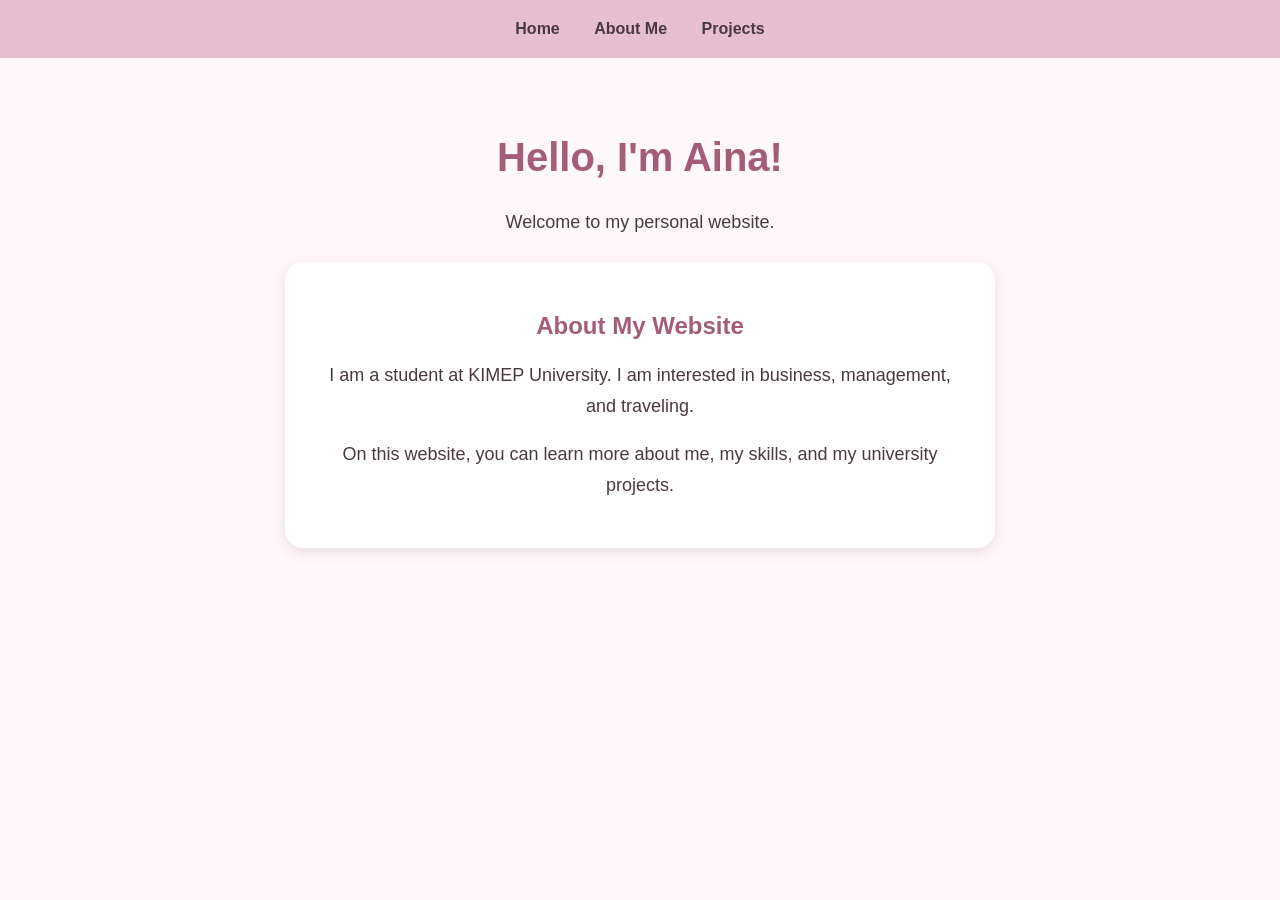
<file: index.html>
<!DOCTYPE html>
<html lang="en">
<head>
  <meta charset="UTF-8">
  <meta name="viewport" content="width=device-width, initial-scale=1.0">
  <title>Aina | Personal Website</title>
  <link rel="stylesheet" href="style.css">
</head>
<body>
  <nav>
    <a href="index.html">Home</a>
    <a href="about.html">About Me</a>
    <a href="projects.html">Projects</a>
  </nav>

  <main>
    <h1>Hello, I'm Aina!</h1>
    <p>Welcome to my personal website.</p>

    <div class="card">
      <h2>About My Website</h2>
      <p>
        I am a student at KIMEP University.
        I am interested in business, management,
        and traveling.
      </p>
      <p>
        On this website, you can learn more
        about me, my skills, and my university
        projects.
      </p>
    </div>
  </main>
</body>
</html>
</file>
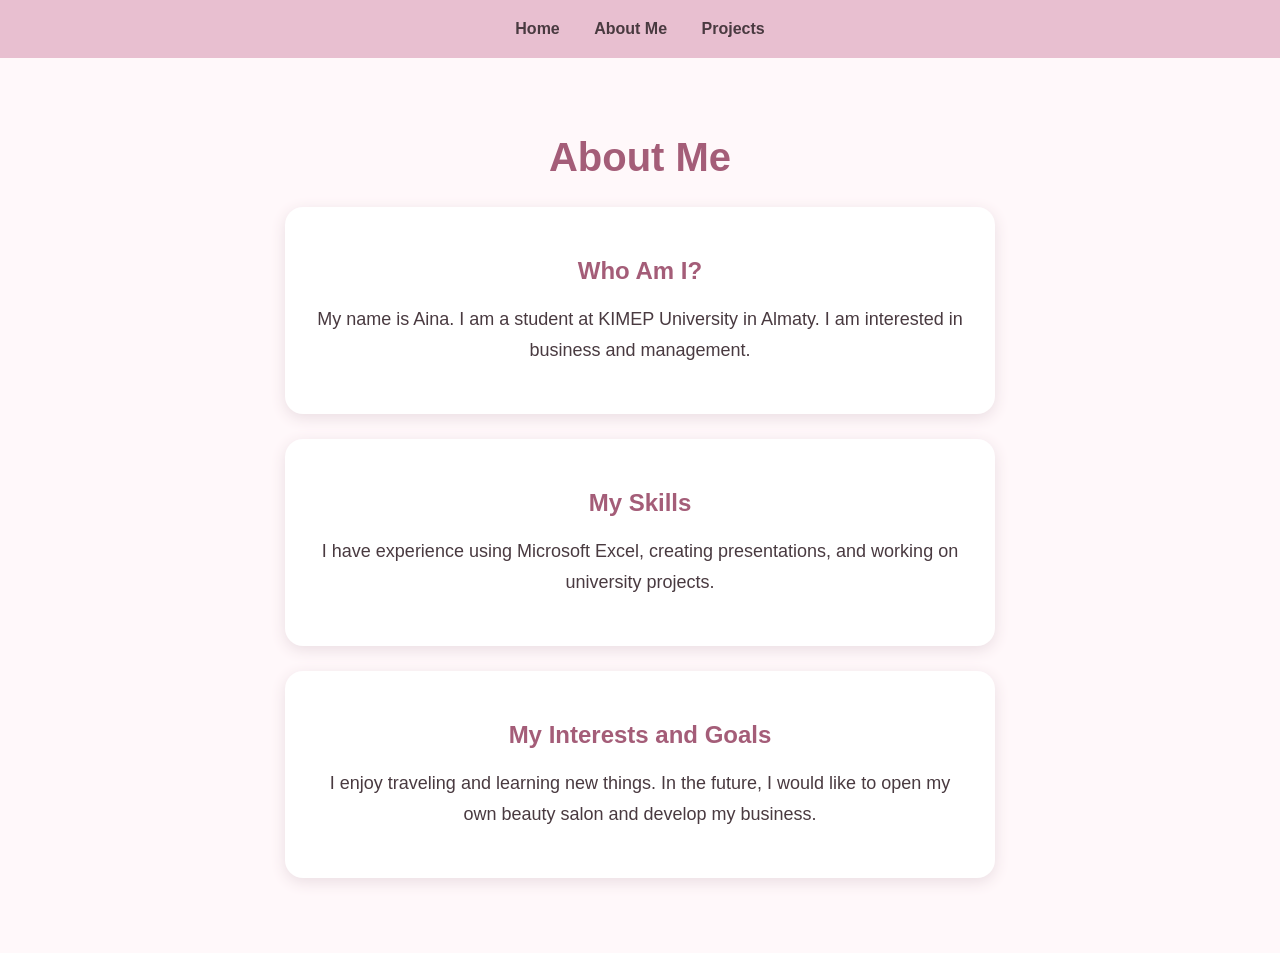
<file: about.html>
<!DOCTYPE html>
<html lang="en">
<head>
  <meta charset="UTF-8">
  <meta name="viewport" content="width=device-width, initial-scale=1.0">
  <title>About Me | Aina</title>
  <link rel="stylesheet" href="style.css">
</head>
<body>
  <nav>
    <a href="index.html">Home</a>
    <a href="about.html">About Me</a>
    <a href="projects.html">Projects</a>
  </nav>

  <main>
    <h1>About Me</h1>

    <div class="card">
      <h2>Who Am I?</h2>
      <p>My name is Aina. I am a student at KIMEP University in Almaty. I am interested in business and management.</p>
    </div>

    <div class="card">
      <h2>My Skills</h2>
      <p>I have experience using Microsoft Excel, creating presentations, and working on university projects.</p>
    </div>

    <div class="card">
      <h2>My Interests and Goals</h2>
      <p>I enjoy traveling and learning new things. In the future, I would like to open my own beauty salon and develop my business.</p>
    </div>
  </main>
</body>
</html>
</file>
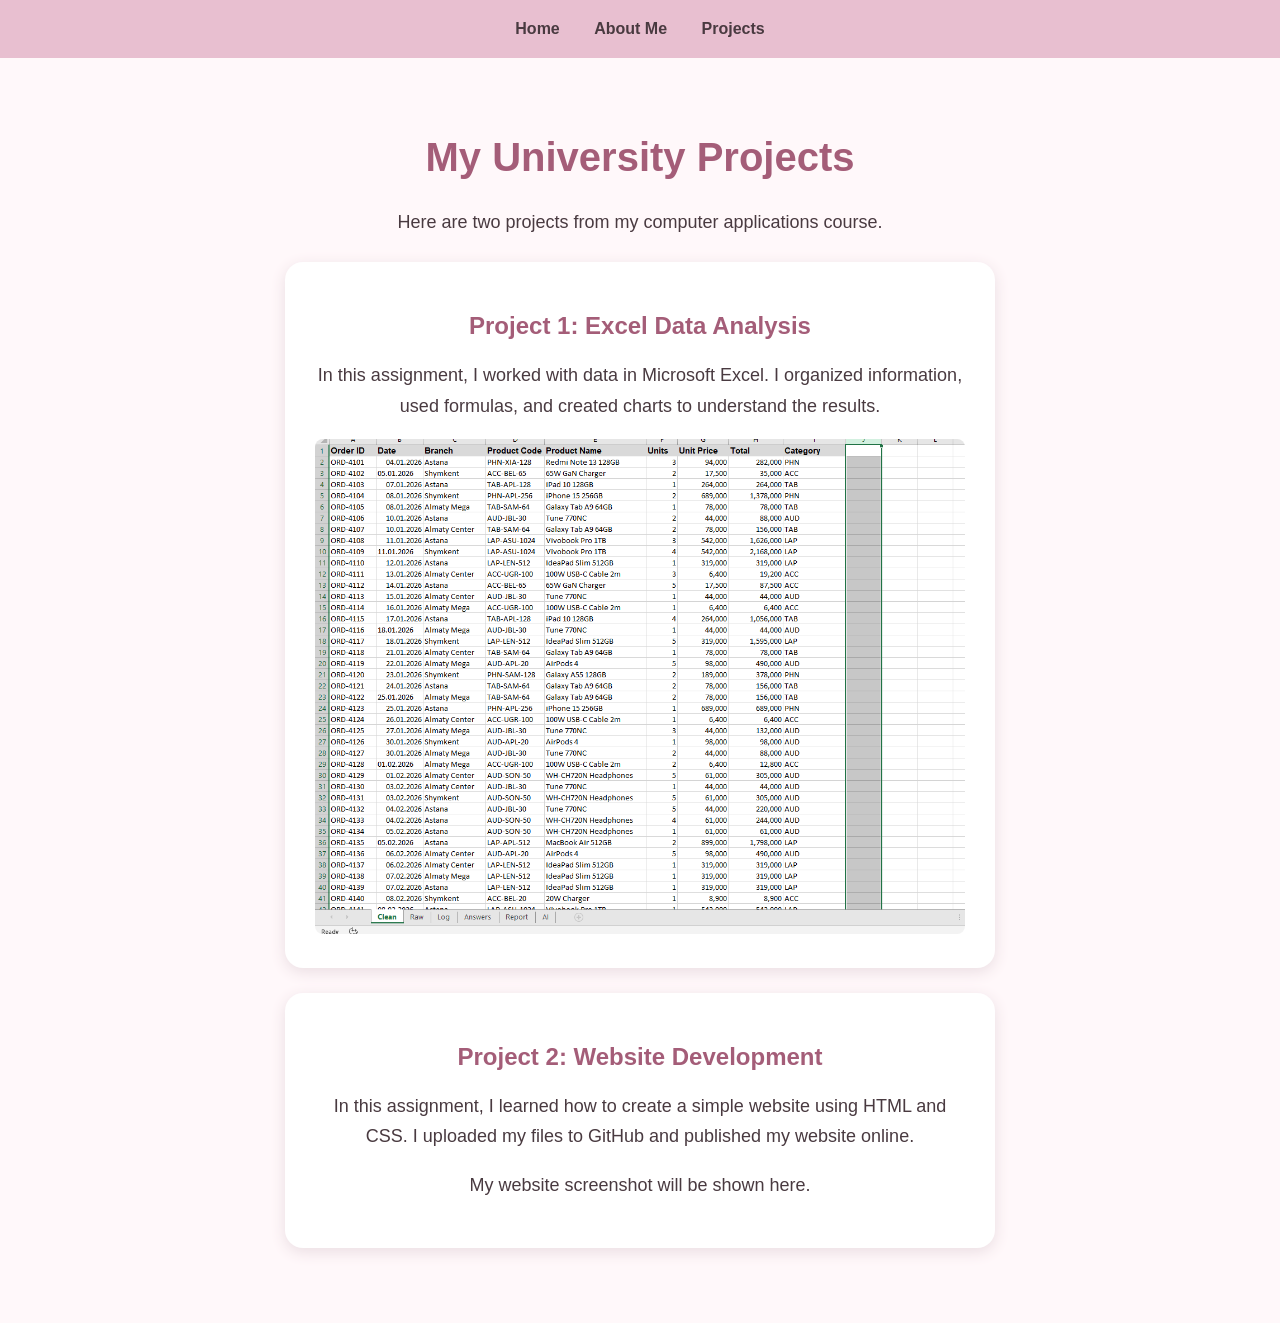
<file: projects.html>
<!DOCTYPE html>
<html lang="en">
<head>
  <meta charset="UTF-8">
  <meta name="viewport" content="width=device-width, initial-scale=1.0">
  <title>My Projects | Aina</title>
  <link rel="stylesheet" href="style.css">
</head>
<body>
  <nav>
    <a href="index.html">Home</a>
    <a href="about.html">About Me</a>
    <a href="projects.html">Projects</a>
  </nav>

  <main>
    <h1>My University Projects</h1>
    <p>Here are two projects from my computer applications course.</p>

    <div class="card">
      <h2>Project 1: Excel Data Analysis</h2>
      <p>In this assignment, I worked with data in Microsoft Excel. I organized information, used formulas, and created charts to understand the results.</p>
      <img src="chart1.png" alt="Excel data analysis chart">
    </div>

    <div class="card">
      <h2>Project 2: Website Development</h2>
      <p>In this assignment, I learned how to create a simple website using HTML and CSS. I uploaded my files to GitHub and published my website online.</p>
      <p>My website screenshot will be shown here.</p>
    </div>
  </main>
</body>
</html>
</file>
<file: style.css>
body {
  margin: 0;
  font-family: Arial, sans-serif;
  background: #fff8fa;
  color: #493a40;
  text-align: center;
}

nav {
  background: #e8bfd0;
  padding: 20px;
}

nav a {
  color: #493a40;
  text-decoration: none;
  margin: 15px;
  font-weight: bold;
}

nav a:hover {
  color: #a45d78;
}

main {
  padding: 50px 20px;
}

h1 {
  color: #a45d78;
  font-size: 40px;
}

h2 {
  color: #a45d78;
}

p {
  font-size: 18px;
  line-height: 1.7;
}

.card {
  background: white;
  padding: 30px;
  max-width: 650px;
  margin: 25px auto;
  border-radius: 18px;
  box-shadow: 0 4px 15px #eadde2;
}

.card img {
  max-width: 100%;
  height: auto;
  border-radius: 8px;
}

@media (max-width: 600px) {
  nav a {
    display: inline-block;
    margin: 8px;
  }

  h1 {
    font-size: 30px;
  }

  .card {
    padding: 20px;
  }
}
</file>
